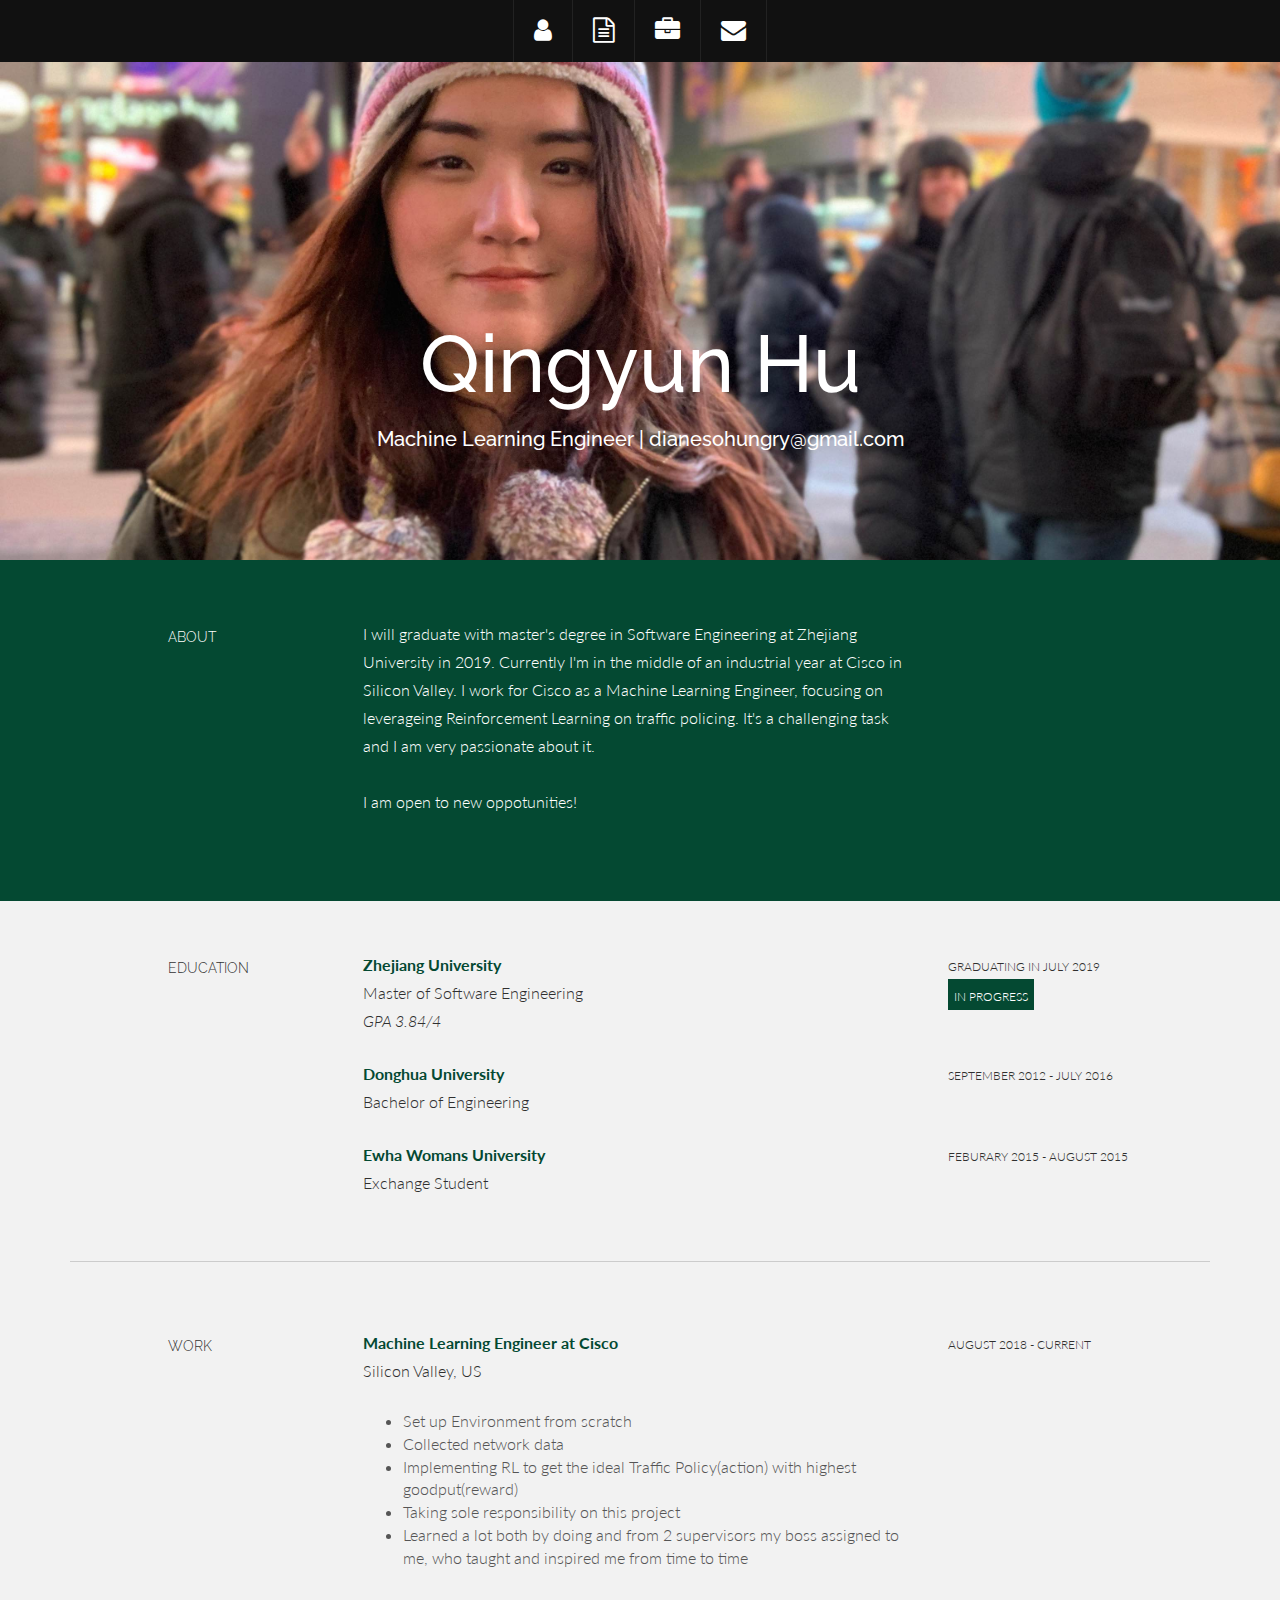
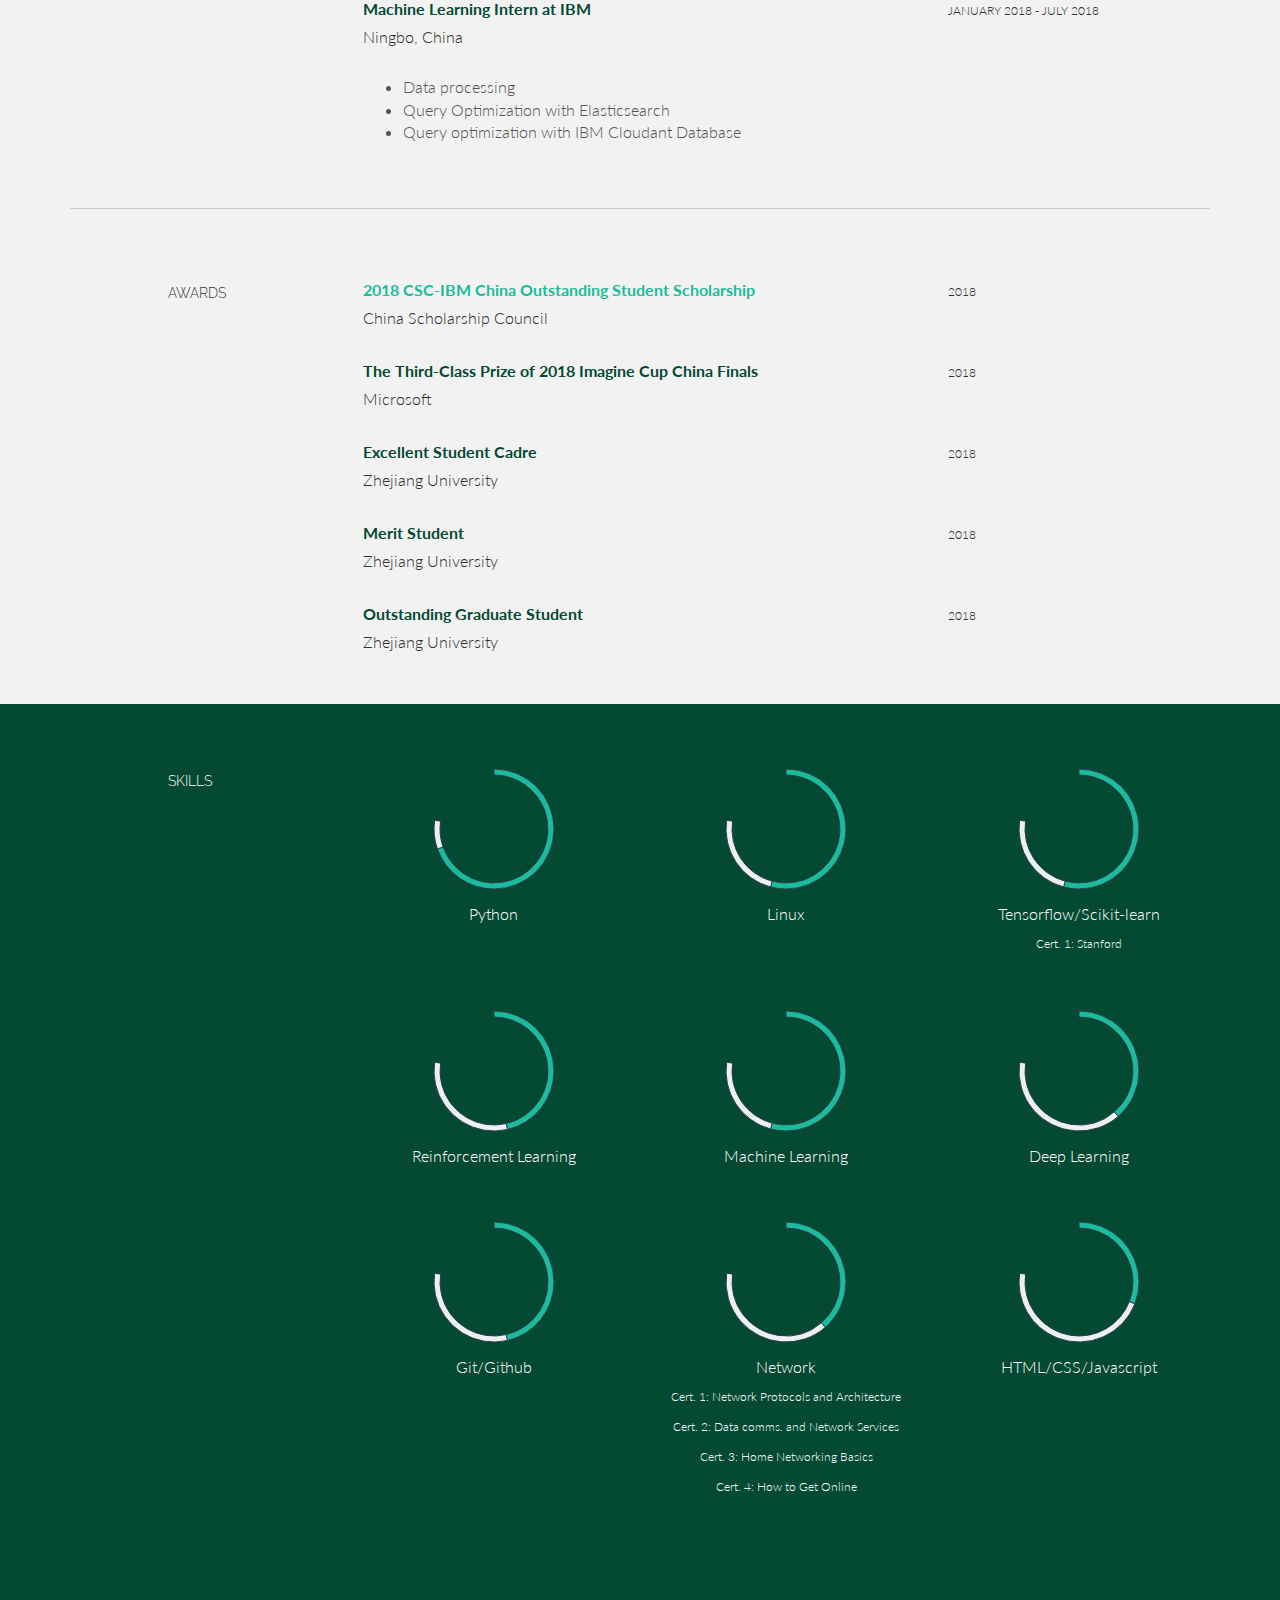
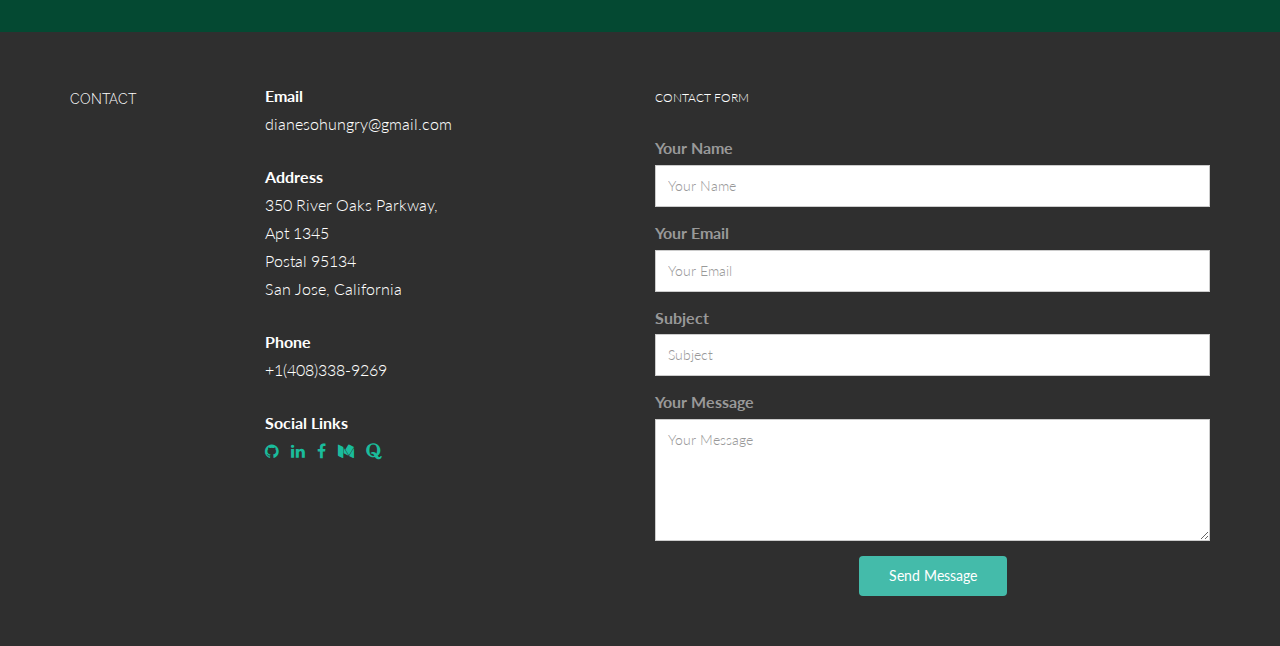
<file: resume/index.html>
<!DOCTYPE html>
<html lang="en">
<head>
  <meta charset="utf-8">
  <title>Qingyun Hu Resume</title>
  <meta content="width=device-width, initial-scale=1.0" name="viewport">
  <meta content="" name="keywords">
  <meta content="" name="description">

  <!-- Favicons -->
  <link href="img/favicon.png" rel="icon">
  <link href="img/apple-touch-icon.png" rel="apple-touch-icon">

  <!-- Google Fonts -->
  <link href="https://fonts.googleapis.com/css?family=Lato:300,400,700,300italic,400italic|Raleway:400,300,700" rel="stylesheet">

  <!-- Bootstrap CSS File -->
  <link href="lib/bootstrap/css/bootstrap.min.css" rel="stylesheet">

  <!-- Libraries CSS Files -->
  <link href="lib/font-awesome/css/font-awesome.min.css" rel="stylesheet">

  <!-- Main Stylesheet File -->
  <link href="css/style.css" rel="stylesheet">

 
</head>

<body data-spy="scroll" data-offset="64" data-target="#section-topbar">

  <div id="section-topbar">
    <div id="topbar-inner">
      <div class="container">
        <div class="row">
          <div class="dropdown">
            <ul id="nav" class="nav">
              <li class="menu-item"><a href="../index.html" title="Home Page"><i class="fa fa-user"></i></a></li>
              <li class="menu-item"><a class="smothscroll" href="#resume" title="Resume"><i class="fa fa-file-text-o"></i></a></li>
              <li class="menu-item"><a class="smothscroll" href="#work" title="Works"><i class="fa fa-briefcase"></i></a></li>
              <li class="menu-item"><a class="smothscroll" href="#contact" title="Contact"><i class="fa fa-envelope"></i></a></li>
            </ul>
            <!--/ uL#nav -->
          </div>
          <!-- /.dropdown -->

          <div class="clear"></div>
        </div>
        <!--/.row -->
      </div>
      <!--/.container -->

      <div class="clear"></div>
    </div>
    <!--/ #topbar-inner -->
  </div>
  <!--/ #section-topbar -->

  <div id="headerwrap">
    <div class="container">
      <div class="row centered">
        <div class="col-lg-12">
          <h1>Qingyun Hu</h1>
          <h3>Machine Learning Engineer | dianesohungry@gmail.com</h3>
        </div>
        <!--/.col-lg-12 -->
      </div>
      <!--/.row -->
    </div>
    <!--/.container -->
  </div>
  <!--/.#headerwrap -->


  <section id="about" name="about">
    <div id="intro">
      <div class="container">
        <div class="row">

          <div class="col-lg-2 col-lg-offset-1">
            <h5>ABOUT</h5>
          </div>
          <div class="col-lg-6">
            <p>I will graduate with master's degree in Software Engineering at Zhejiang University in 2019. 
              Currently I'm in the middle of an industrial year at Cisco in Silicon Valley. 
              I work for Cisco as a Machine Learning Engineer, focusing on leverageing Reinforcement Learning on traffic policing. 
              It's a challenging task and I am very passionate about it.</br></br>
              I am open to new oppotunities!
            </p>
          </div>
          <!-- <div class="col-lg-3">
            <p><a href="#"><i class="icon-file"></i></a>
              <sm>DOWNLOAD PDF</sm>
            </p>
          </div> -->

        </div>
        <!--/.row -->
      </div>
      <!--/.container -->
    </div>
    <!--/ #intro -->
  </section>


  <section id="resume" name="resume">
    <!--EDUCATION DESCRIPTION -->
    <div class="container desc">
      <div class="row">

        <div class="col-lg-2 col-lg-offset-1">
          <h5>EDUCATION</h5>
        </div>
        <div class="col-lg-6">
          <p>
            <t>Zhejiang University</t><br/> Master of Software Engineering<br/>
            <i> GPA 3.84/4</i>
          </p>
        </div>
        <div class="col-lg-3">
          <p>
            <sm>GRADUATING IN JULY 2019</sm><br/>
            <imp>
              <sm>IN PROGRESS</sm>
            </imp>
          </p>
        </div>

        <div class="col-lg-6 col-lg-offset-3">
          <p>
            <t>Donghua University</t><br/>Bachelor of Engineering<br/>
          </p>
        </div>
        <div class="col-lg-3">
          <p>
            <sm>SEPTEMBER 2012 - JULY 2016</sm>
          </p>
        </div>

        <div class="col-lg-6 col-lg-offset-3">
          <p>
            <t>Ewha Womans University</t><br/>Exchange Student<br/>
          </p>
        </div>
        <div class="col-lg-3">
          <p>
            <sm>FEBURARY 2015 - AUGUST 2015</sm>
          </p>
        </div>
  
      </div>
      <!--/.row -->
      <br>
      <hr>
    </div>
    <!--/.container -->
  </section>


  <!--WORK DESCRIPTION -->
  <div class="container desc">
    <div class="row">

      <div class="col-lg-2 col-lg-offset-1">
        <h5>WORK</h5>
      </div>
      <div class="col-lg-6">
        <p>
          <t>Machine Learning Engineer at Cisco</t><br/> Silicon Valley, US <br/>
        </p>
        <p>
          <more>
            <ul>
              <li>Set up Environment from scratch</li>
              <li>Collected network data</li>
              <li>Implementing RL to get the ideal Traffic Policy(action) with highest goodput(reward)</li>
              <li>Taking sole responsibility on this project</li>
              <li>Learned a lot both by doing and from 2 supervisors my boss assigned to me, who taught and inspired me from time to time</li>
            </ul> 
          </more>
        </p>
      </div>
      <div class="col-lg-3">
        <p>
          <sm>AUGUST 2018 - CURRENT</sm>
        </p>
      </div>

      <div class="col-lg-6 col-lg-offset-3">
        <p>
          <t>Machine Learning Intern at IBM</t><br/> Ningbo, China<br/>
        </p>
        <p>
          <more>
            <ul>
              <li>Data processing</li> 
              <li>Query Optimization with Elasticsearch</li>
              <li>Query optimization with IBM Cloudant Database</li>
            </ul>
          </more>
        </p>
      </div>
      <div class="col-lg-3">
        <p>
          <sm>JANUARY 2018 - JULY 2018</sm>
        </p>
      </div>
    </div>
    <!--/.row -->
    <br>
    <hr>
  </div>
  <!--/.container -->


  <!--AWARDS DESCRIPTION -->
  <div class="container desc">
    <div class="row">
      <div class="col-lg-2 col-lg-offset-1">
        <h5>AWARDS</h5>
      </div>
      <div class="col-lg-6">
        <p>
          <t><a href="https://www.csc.edu.cn/chuguo/s/1390">2018 CSC-IBM China Outstanding Student Scholarship</a></t><br/> China Scholarship Council <br/>
        </p>
      </div>
      <div class="col-lg-3">
        <p>
          <sm>2018</sm>
        </p>
      </div>

      <div class="col-lg-6 col-lg-offset-3">
        <p>
          <t>The Third-Class Prize of 2018 Imagine Cup China Finals</t><br/>  Microsoft
        </p>
        <p>
          <more></more>
        </p>
      </div>
      <div class="col-lg-3">
        <p>
          <sm>2018</sm>
        </p>
      </div>

      <div class="col-lg-6 col-lg-offset-3">
        <p>
          <t>Excellent Student Cadre</t><br/>  Zhejiang University
        </p>
        <p>
          <more></more>
        </p>
      </div>
      <div class="col-lg-3">
        <p>
          <sm>2018</sm>
        </p>
      </div>

      <div class="col-lg-6 col-lg-offset-3">
        <p>
          <t>Merit Student</t><br/>  Zhejiang University
        </p>
        <p>
          <more></more>
        </p>
      </div>
      <div class="col-lg-3">
        <p>
          <sm>2018</sm>
        </p>
      </div>

      <div class="col-lg-6 col-lg-offset-3">
        <p>
          <t>Outstanding Graduate Student</t><br/>  Zhejiang University
        </p>
        <p>
          <more></more>
        </p>
      </div>
      <div class="col-lg-3">
        <p>
          <sm>2018</sm>
        </p>
      </div>

    </div>
    <!--/.row -->
    <br>
  </div>
  <!--/.container -->


  <!--SKILLS DESCRIPTION -->
  <div id="skillswrap">
    <div class="container">
      <div class="row">
        <div class="col-lg-2 col-lg-offset-1">
          <h5>SKILLS</h5>
        </div>

        <div class="col-lg-3 centered">
          <canvas id="python" height="130" width="130"></canvas>
          <p>Python</p>
          <br>
        </div>

        <div class="col-lg-3 centered">
          <canvas id="linux" height="130" width="130"></canvas>
          <p>Linux</p>
          <br>
        </div>
        <div class="col-lg-3 centered">
          <canvas id="tensorflow" height="130" width="130"></canvas>
          <p>Tensorflow/Scikit-learn<br><a style="font-size: 12px; color:azure" href="./certificcate/Stanford_ICMC.pdf" target="_blank">Cert. 1: Stanford</a></p>
          <br>
        </div>

        <div class="col-lg-3 col-lg-offset-3 centered">
          <canvas id="RL" height="130" width="130"></canvas>
          <p>Reinforcement Learning</p>
          <br>
        </div>
        <div class="col-lg-3 centered">
          <canvas id="ML" height="130" width="130"></canvas>
          <p>Machine Learning</p>
          <br>
        </div>
        <div class="col-lg-3 centered">
          <canvas id="DL" height="130" width="130"></canvas>
          <p>Deep Learning</p>
          <br>
        </div>

        <div class="col-lg-3 col-lg-offset-3 centered">
          <canvas id="git" height="130" width="130"></canvas>
          <p>Git/Github</p>
          <br>
        </div>
        <div class="col-lg-3 centered">
          <canvas id="network" height="130" width="130"></canvas>
          <p>Network
          <br><a style="font-size: 12px; color:azure" href="https://www.coursera.org/account/accomplishments/certificate/NH2MAFUBZ6JG" target="_blank">Cert. 1: Network Protocols and Architecture</a>
            <br><a style="font-size: 12px; color:azure" href="https://www.coursera.org/account/accomplishments/certificate/XMRAPHYRPADY" target="_blank">Cert. 2: Data comms. and Network Services</a>
            <br><a style="font-size: 12px; color:azure" href="https://www.coursera.org/account/accomplishments/certificate/T7KR8MDB2E6L" target="_blank">Cert. 3: Home Networking Basics</a>
            <br><a style="font-size:12px; color:azure" href="https://www.coursera.org/account/accomplishments/certificate/ES2L93DKNYV7" target="_blank">Cert. 4: How to Get Online</a>
          
          </p>
          <br>
        </div>
        <div class="col-lg-3 centered">
          <canvas id="html" height="130" width="130"></canvas>
          <p>HTML/CSS/Javascript</p>
          <br>
        </div>
      </div>
      <!--/.row -->
      <br>
    </div>
    <!--/.container -->
  </div>
  <!--/ #skillswrap -->


<!--PORTFOLIO DESCRIPTION -->
<!-- <section id="work" name="work">

<div class="container desc">
<div class="row">
  <div class="col-lg-2 col-lg-offset-1">
    <h5>PORTFOLIO</h5>
  </div>
  <div class="col-lg-6">
    <p><img class="img-responsive" src="img/port01.jpg" alt=""></p>
  </div>
  <div class="col-lg-3">
    <p>CANALS OF ENGLAND</p>
    <p>
      <more>Lorem Ipsum is simply dummy text of the printing and typesetting industry. Lorem Ipsum has been the industry's standard dummy text ever since the 1500s, when an unknown printer took a galley of type and scrambled it to make a type specimen book.<br/><br/>
        <sm><i class="icon-tag"></i> design</sm>
      </more>
    </p>
  </div>

  <div class="col-lg-6 col-lg-offset-3">
    <p><img class="img-responsive" src="img/port02.jpg" alt=""></p>
  </div>
  <div class="col-lg-3">
    <p>SANKEY</p>
    <p>
      <more>Lorem Ipsum is simply dummy text of the printing and typesetting industry. Lorem Ipsum has been the industry's standard dummy text ever since the 1500s, when an unknown printer took a galley of type and scrambled it to make a type specimen book.<br/><br/>
        <sm><i class="icon-tag"></i> front-end</sm>
      </more>
    </p>
  </div>

  <div class="col-lg-6 col-lg-offset-3">
    <p><img class="img-responsive" src="img/port03.jpg" alt=""></p>
  </div>
  <div class="col-lg-3">
    <p>WE GROW</p>
    <p>
      <more>Lorem Ipsum is simply dummy text of the printing and typesetting industry. Lorem Ipsum has been the industry's standard dummy text ever since the 1500s, when an unknown printer took a galley of type and scrambled it to make a type specimen book.<br/><br/>
        <sm><i class="icon-tag"></i> web design</sm>
      </more>
    </p>
  </div>

</div>

<br>
<br>
</div>

</section> -->

  <section id="contact" name="contact">
    <!--FOOTER DESCRIPTION -->
    <div id="footwrap">
      <div class="container">
        <div class="row">

          <div class="col-lg-2">
            <h5>CONTACT</h5>
          </div>
          <div class="col-lg-4">
            <p>
              <t>Email</t><br/> dianesohungry@gmail.com <br/>
            </p>
            <p>
              <t>Address</t><br/> 350 River Oaks Parkway, <br>Apt 1345 <br/> Postal 95134 <br/> San Jose, California <br/>
            </p>
            <p>
              <t>Phone</t><br/> +1(408)338-9269 <br/>
            </p>
            <p>
              <t>Social Links</t><br/>
              <a href="https://github.com/DianeSoHungry"><i class="fa fa-github"></i></a>
              <a href="https://www.linkedin.com/in/qingyun-hu-b93304108/"><i class="fa fa-linkedin"></i></a>
              <a href="https://www.facebook.com/profile.php?id=100009101746940"><i class="fa fa-facebook"></i></a>
              <a href="https://medium.com/@dianehu"><i class="fa fa-medium"></i></a>
              <a href="https://www.quora.com/profile/Diane-Hu-8"><i class="fa fa-quora"></i></a>
            </p>
          </div>
          <div class="col-lg-6">
            <p>
              <sm>CONTACT FORM</sm>
            </p>
            <form class="contact-form php-mail-form" role="form" action="contactform/contactform.php" method="POST">

              <div class="form-group">
                <label for="contact-name">Your Name</label>
                <input type="name" name="name" class="form-control" id="contact-name" placeholder="Your Name" data-rule="minlen:4" data-msg="Please enter at least 4 chars">
                <div class="validate"></div>
              </div>
              <div class="form-group">
                <label for="contact-email">Your Email</label>
                <input type="email" name="email" class="form-control" id="contact-email" placeholder="Your Email" data-rule="email" data-msg="Please enter a valid email">
                <div class="validate"></div>
              </div>
              <div class="form-group">
                <label for="contact-subject">Subject</label>
                <input type="text" name="subject" class="form-control" id="contact-subject" placeholder="Subject" data-rule="minlen:4" data-msg="Please enter at least 8 chars of subject">
                <div class="validate"></div>
              </div>

              <div class="form-group">
                <label for="contact-message">Your Message</label>
                <textarea class="form-control" name="message" id="contact-message" placeholder="Your Message" rows="5" data-rule="required" data-msg="Please write something for us"></textarea>
                <div class="validate"></div>
              </div>

              <div class="loading"></div>
              <div class="error-message"></div>
              <div class="sent-message">Your message has been sent. Thank you!</div>

              <div class="form-send">
                <button type="submit" class="btn btn-large">Send Message</button>
              </div>

            </form>

          </div>
        </div>
        <!--/.row -->
      </div>
      <!--/.container -->
    </div>
    <!--/ #footer -->
  </section>


  
  <!-- JavaScript Libraries -->
  <script src="lib/jquery/jquery.min.js"></script>
  <script src="lib/bootstrap/js/bootstrap.min.js"></script>
  <script src="lib/php-mail-form/validate.js"></script>
  <script src="lib/chart/chart.js"></script>
  <script src="lib/easing/easing.min.js"></script>

  <!-- Template Main Javascript File -->
  <script src="js/main.js"></script>

</body>
</html>
</file>
<file: resume/css/style.css>
body {
  background-color: #f2f2f2;
  font-family: "Lato";
  font-weight: 300;
  font-size: 16px;
  color: #555;
  -webkit-font-smoothing: antialiased;
  -webkit-overflow-scrolling: touch;
}

/* Titles */

h1, h2, h3, h4, h5, h6 {
  font-family: "Raleway";
  font-weight: 300;
  color: #333;
}


/* Paragraph & Typographic */

p {
  line-height: 28px;
  margin-bottom: 25px;
}

.centered {
  text-align: center;
}

/* Links */

a {
  color: #1abc9c;
  word-wrap: break-word;
  -webkit-transition: color 0.1s ease-in, background 0.1s ease-in;
  -moz-transition: color 0.1s ease-in, background 0.1s ease-in;
  -ms-transition: color 0.1s ease-in, background 0.1s ease-in;
  -o-transition: color 0.1s ease-in, background 0.1s ease-in;
  transition: color 0.1s ease-in, background 0.1s ease-in;
}

a:hover, a:focus {
  color: #7b7b7b;
  text-decoration: none;
  outline: 0;
}

a:before, a:after {
  -webkit-transition: color 0.1s ease-in, background 0.1s ease-in;
  -moz-transition: color 0.1s ease-in, background 0.1s ease-in;
  -ms-transition: color 0.1s ease-in, background 0.1s ease-in;
  -o-transition: color 0.1s ease-in, background 0.1s ease-in;
  transition: color 0.1s ease-in, background 0.1s ease-in;
}

hr {
  display: block;
  height: 1px;
  border: 0;
  border-top: 1px solid #ccc;
  margin: 1em 0;
  padding: 0;
}

/*---------------------------------------------------
3.1 Topbar
---------------------------------------------------*/

#section-topbar {
  position: fixed;
  top: 0;
  left: 0;
  right: 0;
  z-index: 10000;
  overflow: visible;
  font: normal 16px/24px 'Open Sans', "Helvetica Neue", Helvetica, Arial, sans-serif;
}

#section-topbar a {
  color: #fff;
}

#topbar-inner {
  background: #111;
  line-height: 0;
  text-align: center;
}

/*
Top Bar

By default, top navigation bar uses "fixed" position
*/

#section-topbar ul#nav {
  display: inline-block;
  position: relative;
  margin: 0;
  padding: 0;
  border-right: 1px solid #222;
  /* For IE, the outcast */
  zoom: 1;
  *display: inline;
}

#section-topbar ul#nav>li {
  display: block;
  float: left;
  padding: 0;
}

#section-topbar ul#nav a {
  display: block;
  font: normal 11px/18px "Helvetica Neue", Helvetica, Arial, sans-serif;
  text-decoration: none;
  padding: 18px 20px 18px 20px;
  border-left: 1px solid #222;
}

#section-topbar ul#nav a:focus {
  background: #111;
  text-decoration: none;
  border-left: 1px solid #111;
}

#section-topbar ul#nav a:hover {
  background: #222;
  text-decoration: none;
  border-left: 1px solid #111;
}

#section-topbar ul#nav .active a {
  background: #44bbaa;
  border-left: 1px solid #111;
}

#section-topbar ul#nav .active a:hover {
  background: #44bbaa;
}

#section-topbar i {
  font-size: 25px;
}

/*---------------------------------------------------
SECTION WRAPS
---------------------------------------------------*/

/* Header Wrap */

#headerwrap {
  background: url(../img/header-bg.jpg) no-repeat center top;
  margin-top: 60px;
  padding-top: 240px;
  text-align: center;
  background-attachment: relative;
  background-position: center center;
  min-height: 500px;
  width: 100%;
  -webkit-background-size: 100%;
  -moz-background-size: 100%;
  -o-background-size: 100%;
  background-size: 100%;
  -webkit-background-size: cover;
  -moz-background-size: cover;
  -o-background-size: cover;
  background-size: cover;
  /* opacity: 1; */
  /* width:100%;  */
}

#headerwrap h1 {
  font-size: 80px;
  font-weight: 500;
  color: white;
}

#headerwrap h3 {
  font-size: 20px;
  font-weight: 500;
  color: white;
}

/* Intnro Wrap */

#intro {
  background: #044932;
  padding-top: 60px;
  padding-bottom: 60px;
  color: white;
}

#intro h5, p {
  color: white;
}

#intro i {
  color: white;
  font-size: 20px;
  padding-right: 8px;
  vertical-align: middle;
}

#skillswrap {
  background: #044932;
  padding-top: 60px;
  padding-bottom: 60px;
  color: white;
}

#skillswrap h5, p {
  color: white;
}

#footwrap {
  background: #2f2f2f;
  padding-top: 50px;
  padding-bottom: 50px;
}

#footwrap p {
  color: white;
}

#footwrap h5 {
  color: white;
}

#footwrap t {
  font-weight: 700;
}

#footwrap i {
  padding-right: 8px;
  color: #1abc9c;
}

/* Copyright Wrap */

#copyrights {
  background: #222222;
  padding: 20px 0;
  text-align: center;
  color: #fff;
  font-size: 16px;
}

#copyrights p {
  margin: 0 0 5px 0;
}

.credits {
  color: #999;
}

/* Global Values */

.desc {
  padding-top: 50px;
}

.desc p {
  color: #2f2f2f;
}

.desc t {
  color: #044932;
  font-weight: 700;
}

.desc imp {
  padding: 6px;
  color: white;
  background: #044932;
}

.desc more {
  color: #95a5a6;
}

sm {
  font-size: 12px;
}

/* Contact Form */

.contact-form label {
  color: #999;
}

.contact-form input, .contact-form textarea {
  padding: 10px 12px;
  border-radius: 0;
  box-shadow: none;
  font-size: 14px;
  height: auto;
}

.contact-form .form-send {
  text-align: center;
}

.contact-form .form-send button {
  background: #44bbaa;
  border: 0;
  padding: 10px 30px;
  color: #fff;
  transition: 0.4s;
  cursor: pointer;
}

.contact-form .form-send button:hover {
  background: #23c8b1;
}

.contact-form .validate {
  display: none;
  color: red;
  margin: 0 0 15px 0;
  font-weight: 400;
  font-size: 13px;
}

.contact-form .loading {
  display: none;
  color: #555;
  background: #fff;
  text-align: center;
  padding: 15px;
  margin: 15px 0;
}

.contact-form .loading:before {
  content: "";
  display: inline-block;
  border-radius: 50%;
  width: 24px;
  height: 24px;
  border: 3px solid #18d26e;
  border-top-color: #eee;
  -webkit-animation: animate-loading 1s linear infinite;
  animation: animate-loading 1s linear infinite;
}

@-webkit-keyframes animate-loading {
  0% {
    -webkit-transform: rotate(0deg);
    transform: rotate(0deg);
  }

  100% {
    -webkit-transform: rotate(360deg);
    transform: rotate(360deg);
  }
}

@keyframes animate-loading {
  0% {
    -webkit-transform: rotate(0deg);
    transform: rotate(0deg);
  }

  100% {
    -webkit-transform: rotate(360deg);
    transform: rotate(360deg);
  }
}

.contact-form .error-message {
  display: none;
  color: #fff;
  background: #ed3c0d;
  text-align: center;
  padding: 15px;
  font-weight: 600;
  margin: 15px 0;
}

.contact-form .sent-message {
  display: none;
  color: #fff;
  background: #18d26e;
  text-align: center;
  padding: 15px;
  font-weight: 600;
  margin: 15px 0;
}
</file>
